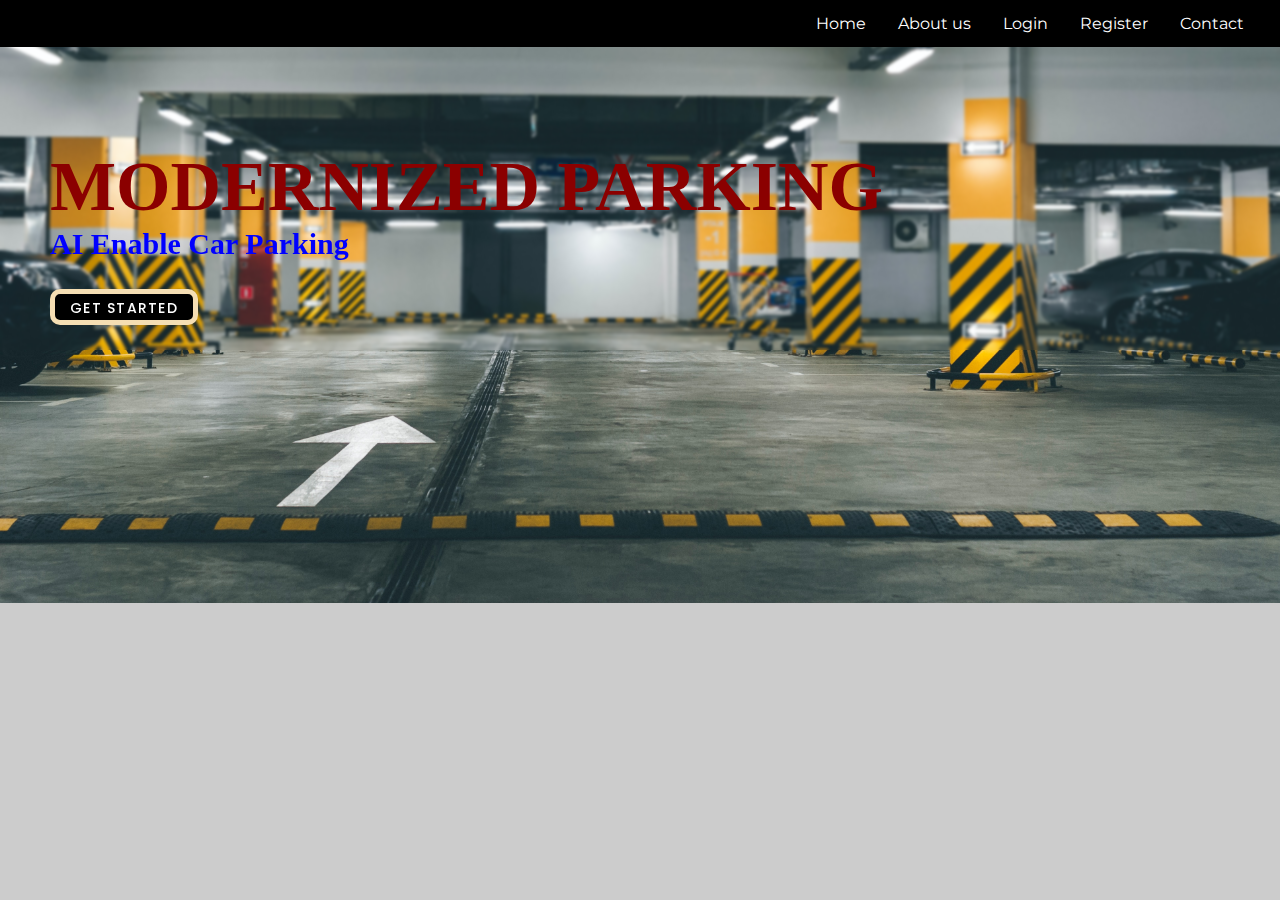
<file: Project Development Phase/templates/index.html>
<!DOCTYPE html>
<html lang="en">

<head>
    <meta charset="UTF-8">
    <meta http-equiv="X-UA-Compatible" content="IE=edge">
    <meta name="viewport" content="width=device-width, initial-scale=1.0">
    <title>Home</title>

    <link rel="stylesheet" href="../static/index.css">

    <link href='https://fonts.googleapis.com/css?family=Montserrat' rel='stylesheet'>
    <link href='https://unpkg.com/boxicons@2.1.2/css/boxicons.min.css' rel='stylesheet'>
    <link href='https://fonts.googleapis.com/css?family=Press Start 2P' rel='stylesheet'>

</head>

<body>
    <div class="navbar">
        <ul>
            <li><a class="active"
                    href="/index.html">Home</a></li>
            <li><a href="/aboutus.html">About us</a></li>
            <li><a href="/login.html">Login</a></li>
            <li><a href="/signup.html">Register</a></li>
            <li><a href="/contact.html">Contact</a></li>
        </ul>
    </div>
    <br><br><br><br>
    <h1>MODERNIZED PARKING</h1>

    <p>AI Enable Car Parking</p><br>
    <p><button class="left">
            <a href="/login.html">GET STARTED</a>
        </button></p>
</body>

</html>
</file>
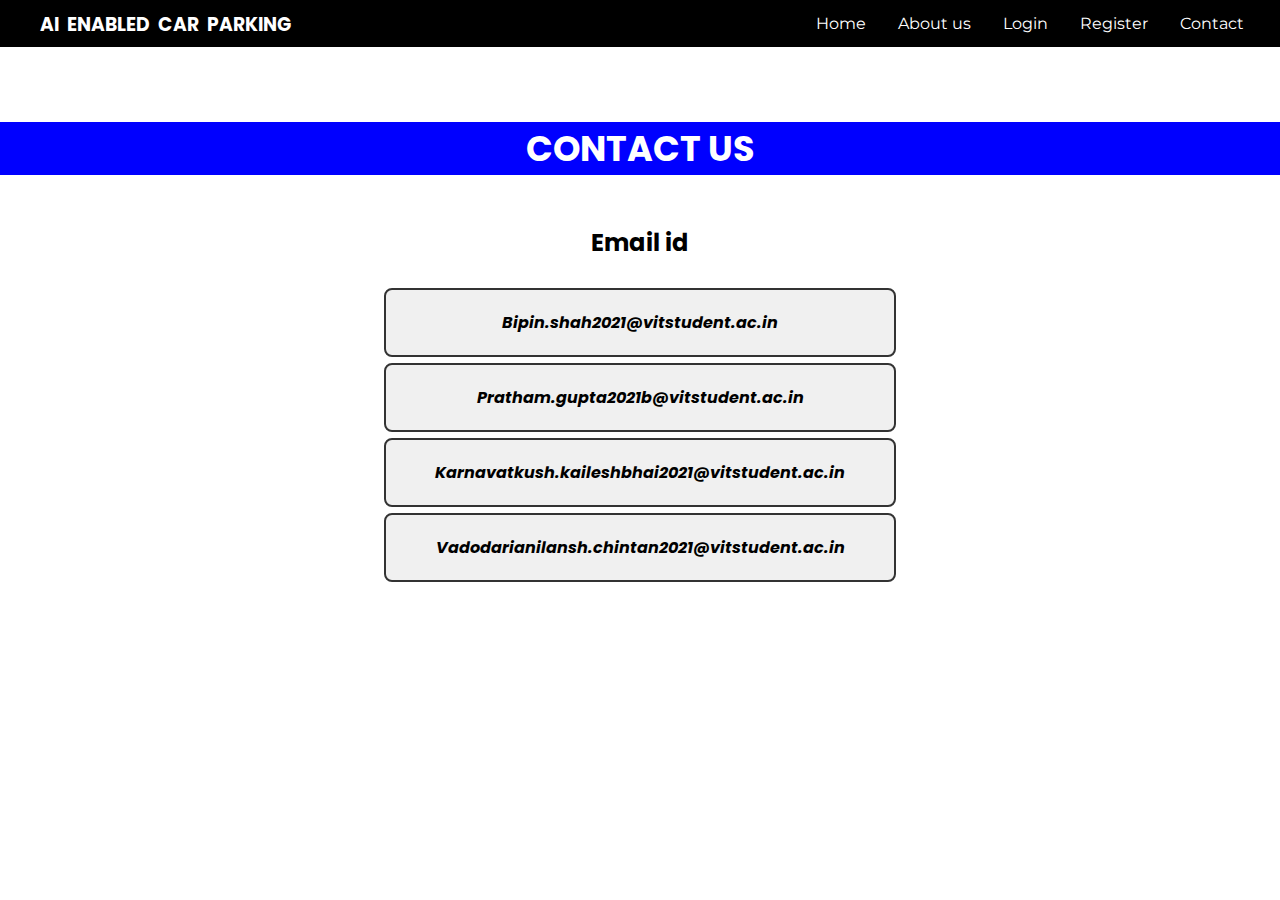
<file: Project Development Phase/templates/contact.html>
<!DOCTYPE html>
<html lang="en">

<head>
  <meta charset="UTF-8">
  <meta http-equiv="X-UA-Compatible" content="IE=edge">
  <meta name="viewport" content="width=device-width, initial-scale=1.0">
  <title> Responsive Login and Signup Form </title>

  <link rel="stylesheet" href="../static/contactcss.css">

  <link href='https://fonts.googleapis.com/css?family=Montserrat' rel='stylesheet'>
  <link href='https://unpkg.com/boxicons@2.1.2/css/boxicons.min.css' rel='stylesheet'>
  <link href='https://fonts.googleapis.com/css?family=Press Start 2P' rel='stylesheet'>

</head>

<body>
    <div class="navbar">
        <ul>
            <li>
                <h3>AI &nbspENABLED &nbspCAR &nbspPARKING</h3>
            </li>
            <div class="navi">
                <li><a class="active" href="/index.html">Home</a></li>
                <li><a href="/aboutus.html">About us</a></li>
                <li><a href="/login.html">Login</a></li>
                <li><a href="/signup.html">Register</a></li>
                <li><a href="/contact.html">Contact</a></li>
            </div>
        </ul>
    </div>
  <br><br><br>
  <header>CONTACT US</header>
  <br><br>
  
  <h2>
    Email id</h2><br>
  <body2>
    <div class="center-box">
      <p><i>Bipin.shah2021@vitstudent.ac.in</i></p>
    </div>
  </body2>
  <body2>
    <div class="center-box">
      <p><i>Pratham.gupta2021b@vitstudent.ac.in</i></p>
    </div>
  </body2>
  <body2>
    <div class="center-box">
      <p><i>Karnavatkush.kaileshbhai2021@vitstudent.ac.in</i></p>
    </div>
  </body2>
  <body2>
    <div class="center-box">
      <p><i>Vadodarianilansh.chintan2021@vitstudent.ac.in</i></p>
    </div>
  </body2>
</body>

</html>
</file>
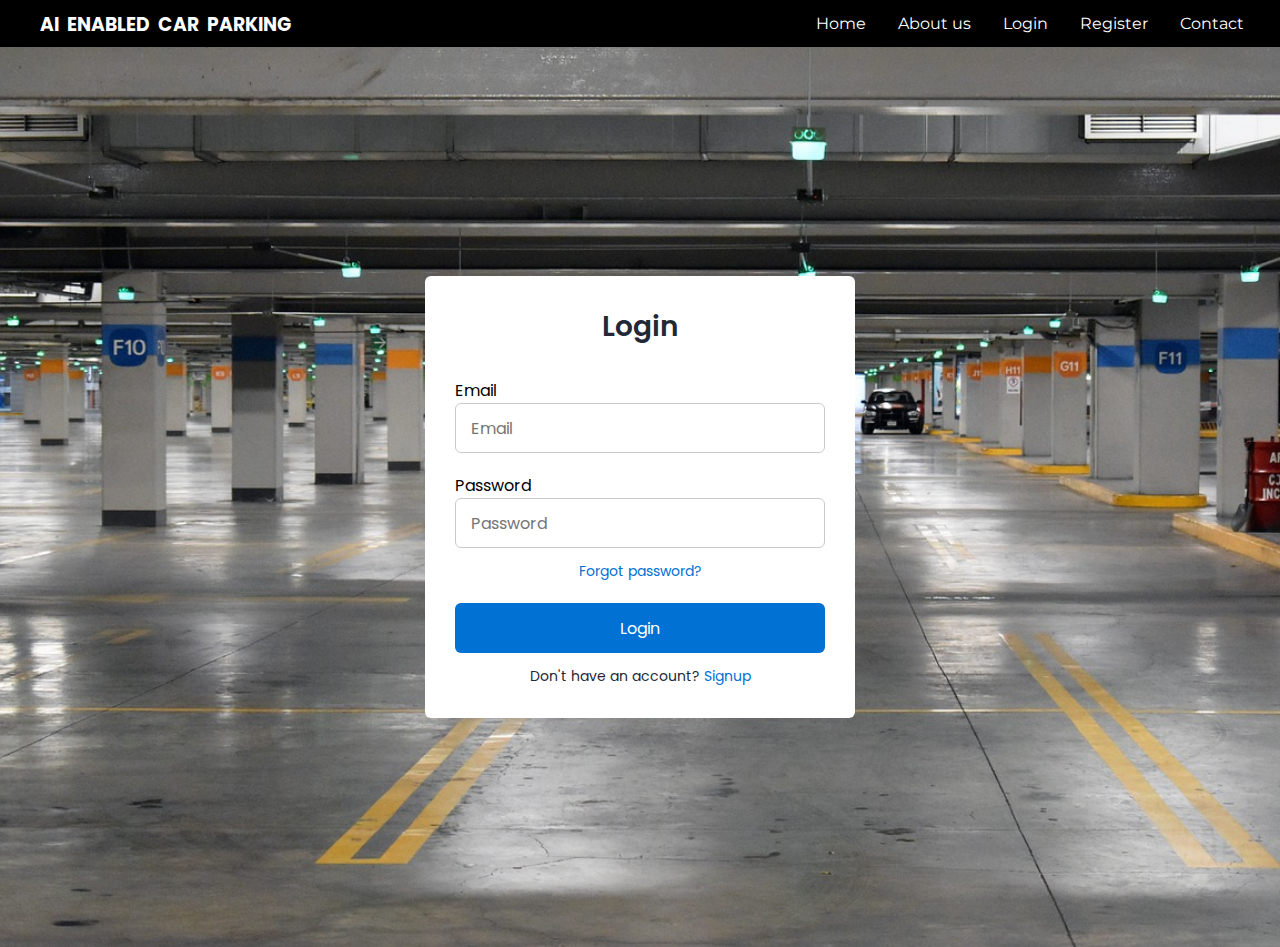
<file: Project Development Phase/templates/login.html>
<!DOCTYPE html>
<html lang="en">

<head>
    <meta charset="UTF-8">
    <meta http-equiv="X-UA-Compatible" content="IE=edge">
    <meta name="viewport" content="width=device-width, initial-scale=1.0">
    <title> Responsive Login and Signup Form </title>

    <link rel="stylesheet" href="../static/login_signup.css">

    <link href='https://fonts.googleapis.com/css?family=Montserrat' rel='stylesheet'>
    <link href='https://unpkg.com/boxicons@2.1.2/css/boxicons.min.css' rel='stylesheet'>
    <link href='https://fonts.googleapis.com/css?family=Press Start 2P' rel='stylesheet'>

</head>

<body>
    <div class="navbar">
        <ul>
            <li>
                <h3>AI &nbspENABLED &nbspCAR &nbspPARKING</h3>
            </li>
            <div class="navi">
                <li><a class="active" href="/index.html">Home</a></li>
                <li><a href="/aboutus.html">About us</a></li>
                <li><a href="/login.html">Login</a></li>
                <li><a href="/signup.html">Register</a></li>
                <li><a href="/contact.html">Contact</a></li>
            </div>
        </ul>
    </div>
    <section class="container forms">
        <div class="form login">
            <div class="form-content">
                <header>Login</header>
                <form action="login" method="post">
                    <div class="field input-field">
                        <label for="email">Email</label><br>
                        <input type="email" placeholder="Email" name="email" class="input">
                    </div><br>

                    <div class="field input-field">
                        <label for="password">Password</label><br>
                        <input type="password" placeholder="Password" name="password" class="password">
                    </div><br>

                    <div class="form-link">
                        <a href="#" class="forgot-pass">Forgot password?</a>
                    </div>

                    <div class="field button-field">
                        <button>Login</button>
                    </div>
                </form>

                <div class="form-link">
                    <span>Don't have an account? <a href="/signup.html" class="link signup-link">Signup</a></span>
                </div>
            </div>


        </div>

    </section>
</body>

</html>
</file>
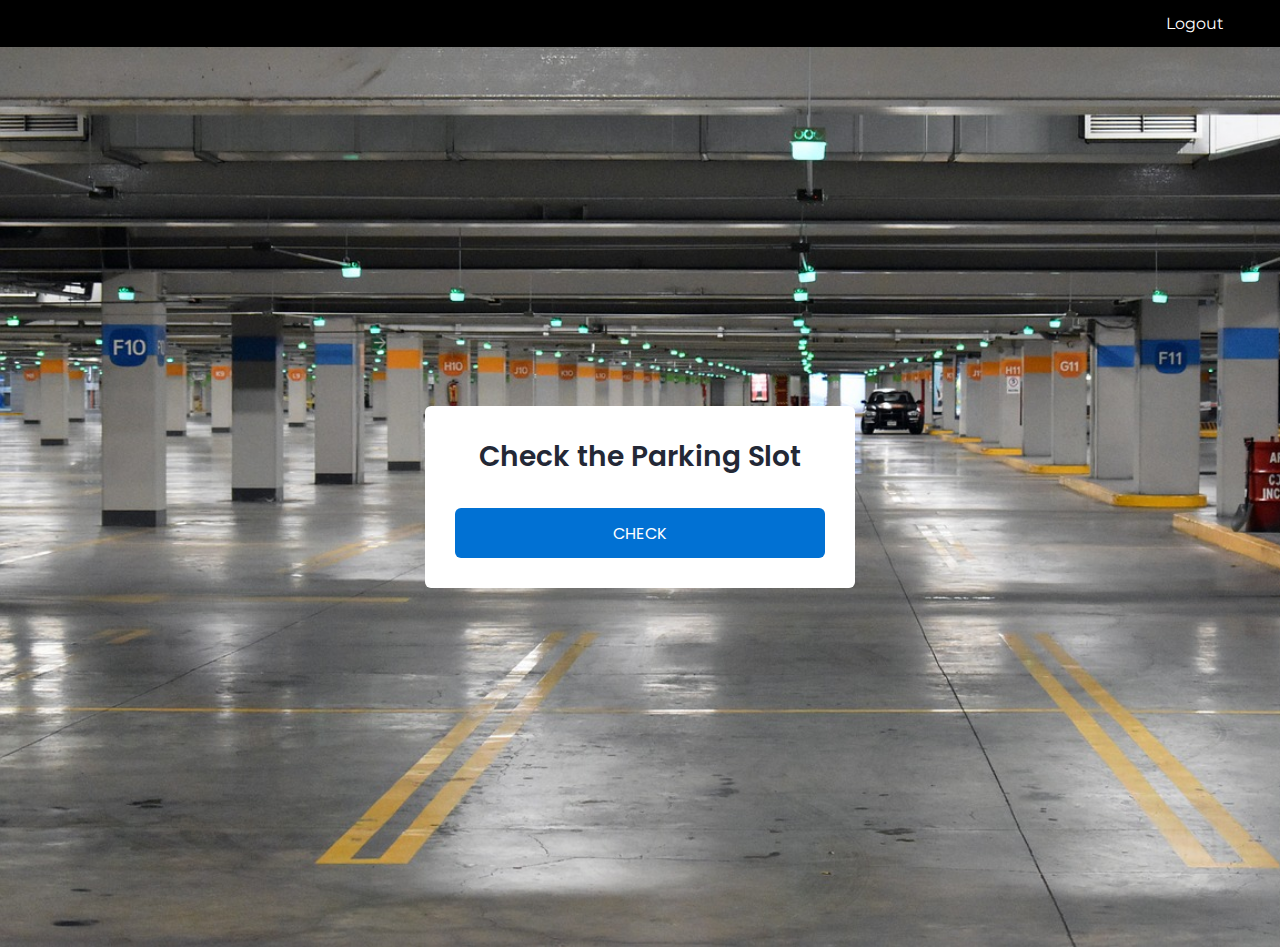
<file: Project Development Phase/templates/model.html>
<!DOCTYPE html>
<html lang="en">

<head>
    <meta charset="UTF-8">
    <meta http-equiv="X-UA-Compatible" content="IE=edge">
    <meta name="viewport" content="width=device-width, initial-scale=1.0">
    <title> Responsive Login and Signup Form </title>

    <link rel="stylesheet" href="../static/login_signup.css">

    <link href='https://fonts.googleapis.com/css?family=Montserrat' rel='stylesheet'>
    <link href='https://unpkg.com/boxicons@2.1.2/css/boxicons.min.css' rel='stylesheet'>
    <link href='https://fonts.googleapis.com/css?family=Press Start 2P' rel='stylesheet'>
</head>

<body>
    <div class="navbar">
        <ul style="padding-left: 1150px;">
            <li><a href="/index.html">Logout</a></li>
        </ul>
    </div>
    <section class="container forms">
        <div class="form login">
            <div class="form-content">
                <header>Check the Parking Slot</header>
                <form action="modelq">
                    <div class="field button-field">
                        <button>CHECK</button>
                    </div>
                </form>
            </div>
        </div>
    </section>
</body>

</html>
</file>
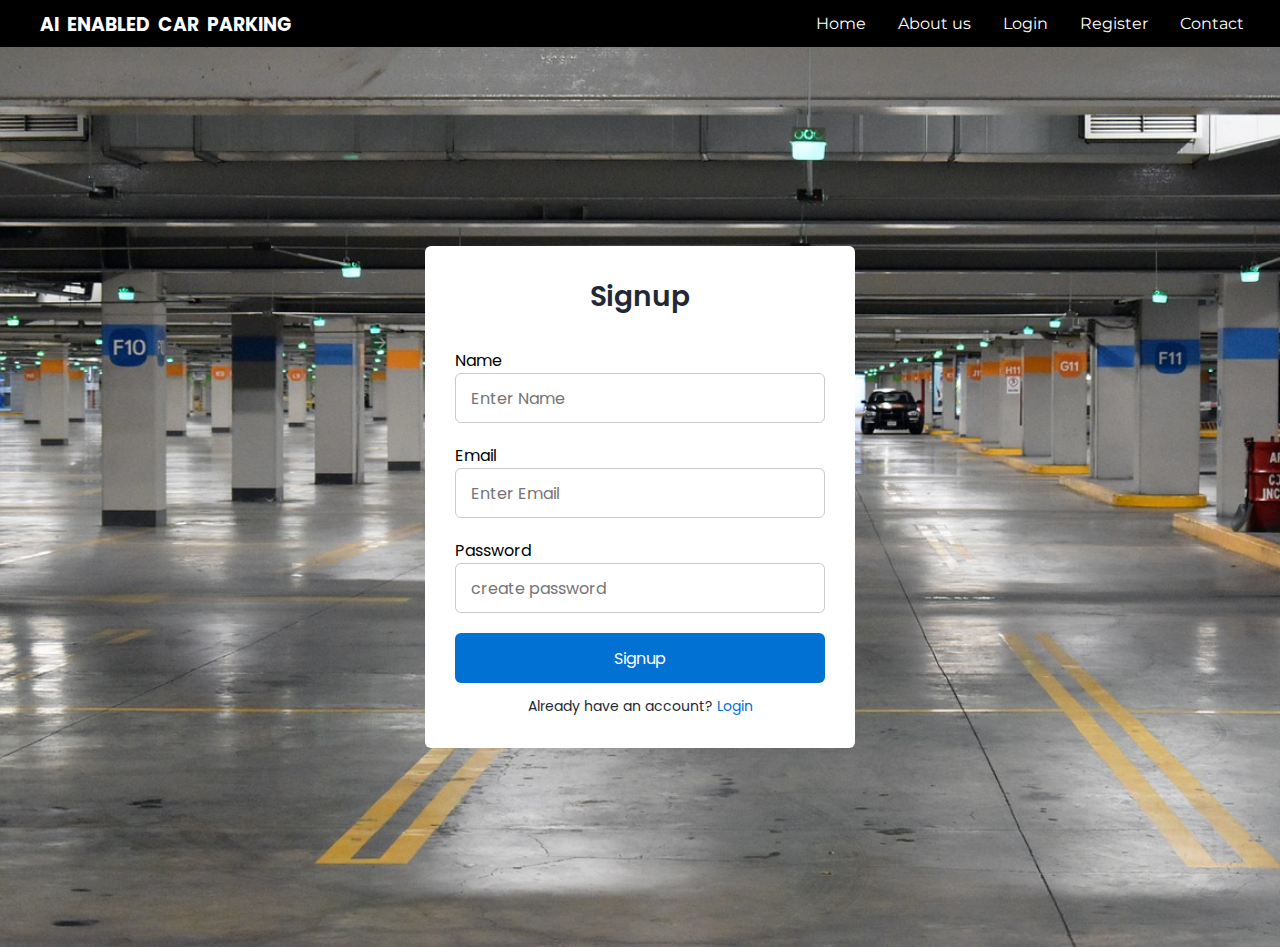
<file: Project Development Phase/templates/signup.html>
<!DOCTYPE html>
<html lang="en">

<head>
    <meta charset="UTF-8">
    <meta http-equiv="X-UA-Compatible" content="IE=edge">
    <meta name="viewport" content="width=device-width, initial-scale=1.0">
    <title> Responsive Login and Signup Form </title>

    <link rel="stylesheet" href="../static/login_signup.css">

    <link href='https://fonts.googleapis.com/css?family=Montserrat' rel='stylesheet'>
    <link href='https://unpkg.com/boxicons@2.1.2/css/boxicons.min.css' rel='stylesheet'>
    <link href='https://fonts.googleapis.com/css?family=Press Start 2P' rel='stylesheet'>
</head>

<body>
    <div class="navbar">
        <ul>
            <li>
                <h3>AI &nbspENABLED &nbspCAR &nbspPARKING</h3>
            </li>
            <div class="navi">
                <li><a class="active" href="/index.html">Home</a></li>
                <li><a href="/aboutus.html">About us</a></li>
                <li><a href="/login.html">Login</a></li>
                <li><a href="/signup.html">Register</a></li>
                <li><a href="/contact.html">Contact</a></li>
        </ul>
    </div>
    <section class="container forms">
        <div class="form login">
            <div class="form-content">
                <header>Signup</header>
                <form action="signup" method="post">
                    <div class="field input-field">
                        <label for="name">Name</label><br>
                        <input type="name" name="name" placeholder="Enter Name" class="input">
                    </div><br>

                    <div class="field input-field">
                        <label for="email">Email</label><br>
                        <input type="email" placeholder="Enter Email" name="email" class="input">
                    </div><br>

                    <div class="field input-field">
                        <label for="password">Password</label><br>
                        <input type="password" placeholder="create password" name="password" class="password">
                    </div><br>

                    <div class="field button-field">
                        <button>Signup</button>
                    </div>
                </form>

                <div class="form-link">
                    <span>Already have an account? <a href="/login.html" class="link login-link">Login</a></span>
                </div>
            </div>


        </div>


</body>

</html>
</file>
<file: Project Development Phase/static/index.css>
/* Google Fonts - Poppins */
@import url('https://fonts.googleapis.com/css2?family=Poppins:wght@300;400;500;600&display=swap');
@import url('https://fonts.cdnfonts.com/css/akira-expanded');


* {
    margin: 0;
    padding: 0;
    box-sizing: border-box;
    font-family: 'Poppins', sans-serif;
}

body {
    background-image: url(./background_image.jpg);
    background-color: #cccccc; /* Used if the image is unavailable */
    height: 350px; /* You must set a specified height */
    background-position: center; /* Center the image */
    background-repeat: no-repeat; /* Do not repeat the image */
    background-size: cover;
    backdrop-filter: blur(1.5px);
}

.container {
    height: 100vh;
    width: 100%;
    display: flex;
    align-items: center;
    justify-content: center;

    column-gap: 30px;
}

.form {
    position: absolute;
    max-width: 430px;
    width: 100%;
    padding: 30px;
    border-radius: 6px;
    background: #FFF;
}

.form.signup {
    opacity: 0;
    pointer-events: none;
}

.forms.show-signup .form.signup {
    opacity: 0;
    pointer-events: none;
}

.forms.show-signup .form.login {
    opacity: 0;
    pointer-events: none;
}

h1 {
    font-family: 'Akira Expanded Outline';
    font-size: 70px;
    font-weight: 600;
    color: darkred;
    padding-left: 50px;

}

p {
    font-family: 'Alegreya Sans';
    font-size: 30px;
    font-weight: bold;
    color: blue;
    padding-left: 50px;
}

.navbar ul {
    list-style-type: none;
    margin: 0;
    padding-left: 800px;
    overflow: hidden;
    background-color: black;
}

.navbar ul li {
    float: left;
}

.navbar li a {
    font-family: 'Montserrat';
    display: block;
    color: white;
    text-align: center;
    padding: 14px 16px;
    text-decoration: none;
    transition: 0.2s ease-in-out;
}

.navbar li a:hover {
    transform: scale(1.15);
}


button {

    display: inline-block;
    outline: none;
    cursor: pointer;
    font-weight: 500;
    border-radius: 10px;
    padding: 0 15px;
    border-radius: 10px;
    color: black;
    background: black;
    line-height: 2;
    font-size: 14px;
    height: 36px;
    word-spacing: 0px;
    letter-spacing: .0892857143em;
    text-decoration: none;
    text-transform: uppercase;
    min-width: 64px;
    border: 5px solid wheat;
    text-align: center;
    transition: background 280ms cubic-bezier(0.4, 0, 0.2, 1);
}

button a {
    text-decoration: none;
    color: white;
}
</file>
<file: Project Development Phase/static/contactcss.css>
/* Google Fonts - Poppins */
@import url('https://fonts.googleapis.com/css2?family=Poppins:wght@300;400;500;600&display=swap');

* {
  margin: 0;
  padding: 0;
  box-sizing: border-box;
  font-family: 'Poppins', sans-serif;
}

body {
  background: white;
}

body2 {
  display: flex;
  justify-content: center;
  align-items: center;
  height: 75px;
  margin: 0;
}

.container {
  height: 100vh;
  width: 100%;
  display: flex;
  align-items: center;
  justify-content: center;
  column-gap: 30px;
}

header {
  font-size: 35px;
  font-weight: 700;
  color: white;
  text-align: center;
  background-color: blue;

}

h2 {
  text-align: center;
}

p {
  display: flex;
  justify-content: center;
  align-items: center;
  text-align: center;
  font-weight: 700;
}

.center-box {
  text-align: center;
  padding: 20px;
  border: 2px solid #333;
  border-radius: 8px;
  background-color: #f0f0f0;
  width: 40%;
}
.container {
  height: 50px;
  width: 60%;
  display: flex;
  align-items: center;
  justify-content: center;
  border: 3px solid green;
  border-radius: 6px;
  column-gap: 30px;

}

.navbar ul {
  list-style-type: none;
  margin: 0;
  overflow: hidden;
  background-color:black;
}
.navbar ul .navi{
  padding-left: 800px;
  
}
.navbar ul li h3{
  color: #fff;
  padding-left: 40px;
  padding-top: 10px;
}

.navbar ul li {
  float: left;
}

.navbar li a {
  font-family: 'Montserrat';
  display: block;
  color: white;
  text-align: center;
  padding: 14px 16px;
  text-decoration: none;
  transition: 0.2s ease-in-out;
}

.navbar li a:hover {
  transform: scale(1.15);
  
}


img {
  float: left;
  margin: 0px 50px 0px 15px;
  height: 320px;
  width: 550px;
  border-radius: 10px;
  box-shadow: 5px 5px 5px;
}
</file>
<file: Project Development Phase/static/login_signup.css>
/* Google Fonts - Poppins */
@import url('https://fonts.googleapis.com/css2?family=Poppins:wght@300;400;500;600&display=swap');
  @import url('https://fonts.cdnfonts.com/css/akira-expanded');

*{
    margin: 0;
    padding: 0;
    box-sizing: border-box;
    font-family: 'Poppins', sans-serif;
}
body{
 background-image: url(bg.jpg);
    background-repeat: no-repeat;
    background-size: cover;
}
.container{
    height: 100vh;
    width: 100%;
    display: flex;
    align-items: center;
    justify-content: center;
   
    column-gap: 30px;
}
.form{
    position: absolute;
    max-width: 430px;
    width: 100%;
    padding: 30px;
    border-radius: 6px;
    background: #FFF;
}
.form.signup{
    opacity: 0;
    pointer-events: none;
}
.forms.show-signup .form.signup{
    opacity: 1;
    pointer-events: auto;
}
.forms.show-signup .form.login{
    opacity: 0;
    pointer-events: none;
}
header{
    font-size: 28px;
    font-weight: 600;
    color: #232836;
    text-align: center;
}
form{
    margin-top: 30px;
}
.form .field{
    position: relative;
    height: 50px;
    width: 100%;
    margin-top: 20px;
    border-radius: 6px;
}
.field input,
.field button{
    height: 100%;
    width: 100%;
    border: none;
    font-size: 16px;
    font-weight: 400;
    border-radius: 6px;
}
.field input{
    outline: none;
    padding: 0 15px;
    border: 1px solid#CACACA;
}
.field input:focus{
    border-bottom-width: 2px;
}
.eye-icon{
    position: absolute;
    top: 50%;
    right: 10px;
    transform: translateY(-50%);
    font-size: 18px;
    color: #8b8b8b;
    cursor: pointer;
    padding: 5px;
}
.field button{
    color: #fff;
    background-color: #0171d3;
    transition: all 0.3s ease;
    cursor: pointer;
}
.field button:hover{
    background-color: #016dcb;
}
.form-link{
    text-align: center;
    margin-top: 10px;
}
.form-link span,
.form-link a{
    font-size: 14px;
    font-weight: 400;
    color: #232836;
}
.form a{
    color: #0171d3;
    text-decoration: none;
}
.form-content a:hover{
    text-decoration: underline;
}
.line{
    position: relative;
    height: 1px;
    width: 100%;
    margin: 36px 0;
    background-color: #d4d4d4;
}
.line::before{
    content: 'Or';
    position: absolute;
    top: 50%;
    left: 50%;
    transform: translate(-50%, -50%);
    background-color: #FFF;
    color: #8b8b8b;
    padding: 0 15px;
}
.navbar ul {
    list-style-type: none;
    margin: 0;
    overflow: hidden;
    background-color:black;
  }
  .navbar ul .navi{
    padding-left: 800px;
    
  }
  .navbar ul li h3{
    color: #fff;
    padding-left: 40px;
    padding-top: 10px;
  }
  
  .navbar ul li {
    float: left;
  }
  
  .navbar li a {
    font-family: 'Montserrat';
    display: block;
    color: white;
    text-align: center;
    padding: 14px 16px;
    text-decoration: none;
    transition: 0.2s ease-in-out;
  }
  
  .navbar li a:hover {
    transform: scale(1.15);
    
  }
</file>
